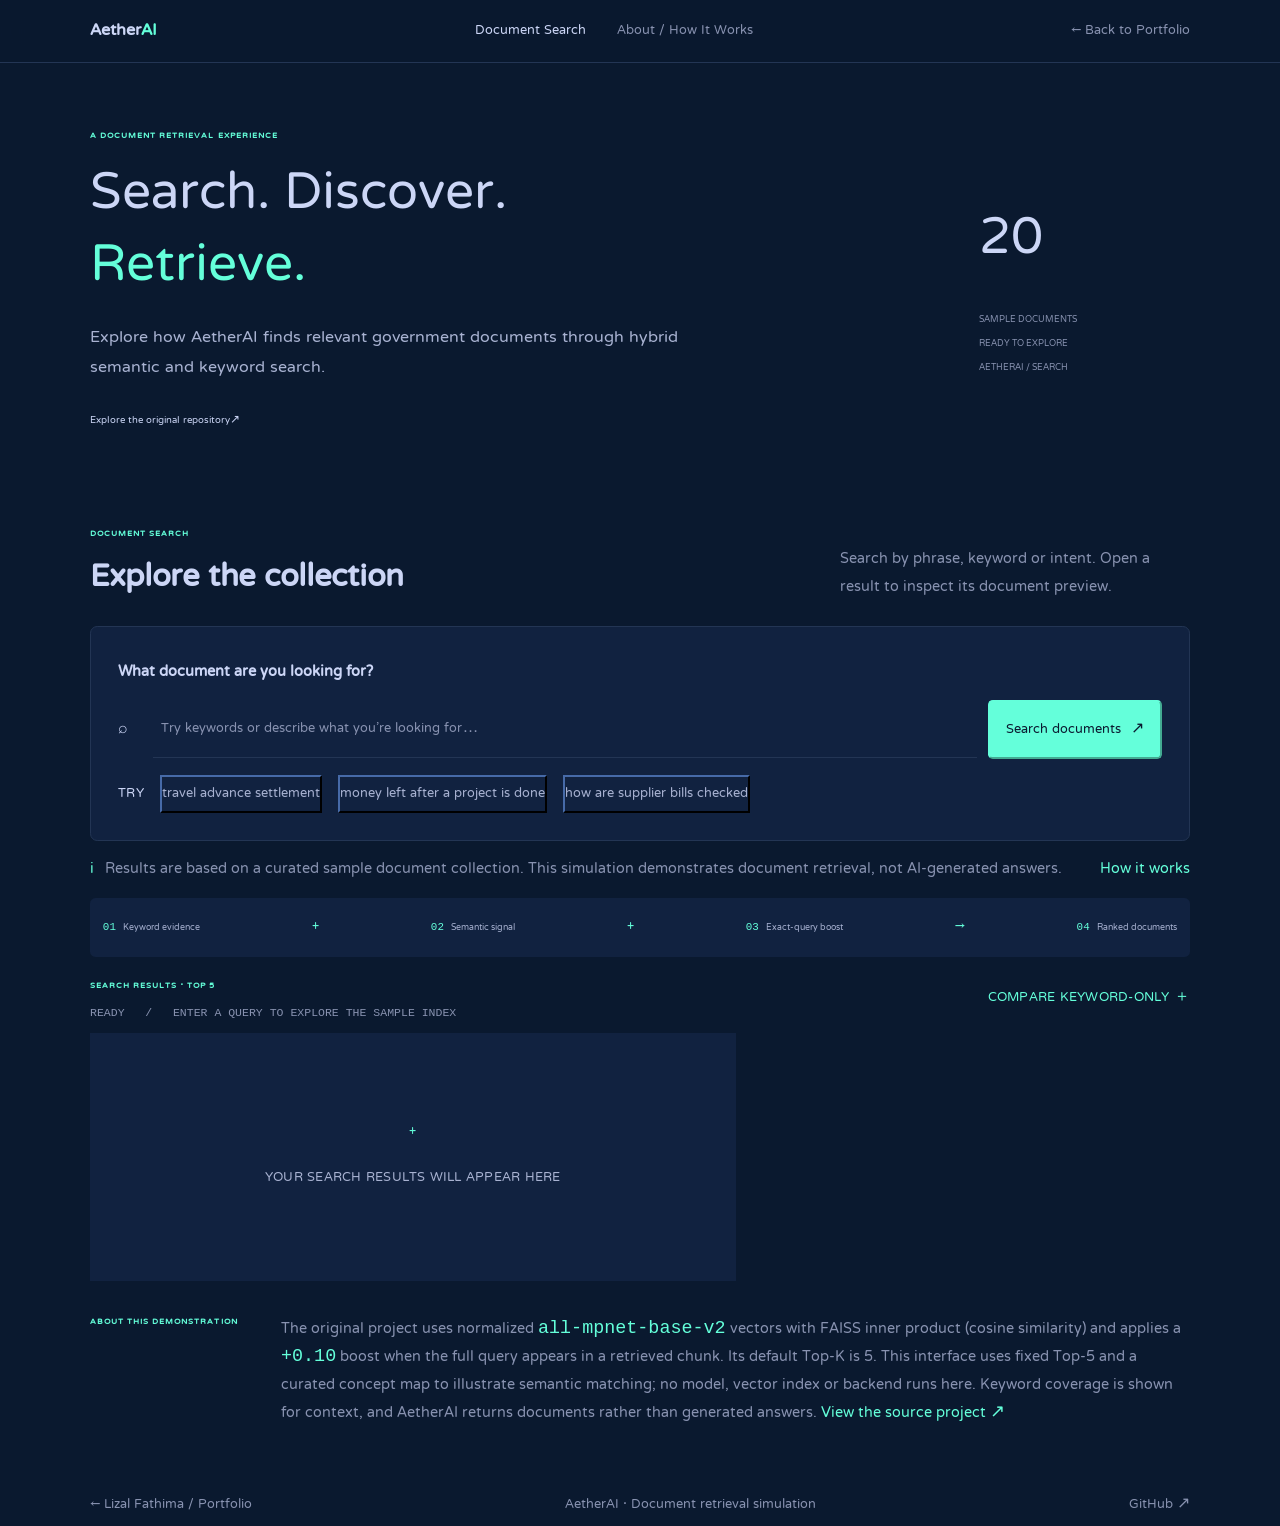
<file: aetherai.html>
<!doctype html>
<html lang="en">
  <head>
    <meta charset="utf-8" />
    <meta name="viewport" content="width=device-width, initial-scale=1" />
    <meta name="theme-color" content="#0a192f" />
    <meta
      name="description"
      content="Explore AetherAI document retrieval with an interactive sample-data simulation."
    />
    <title>AetherAI — Document Retrieval Simulation</title>
    <link rel="preconnect" href="https://fonts.googleapis.com" />
    <link rel="preconnect" href="https://fonts.gstatic.com" crossorigin />
    <link href="https://fonts.googleapis.com/css2?family=NTR&display=swap" rel="stylesheet" />
    <link rel="stylesheet" href="project-theme.css" />
    <script src="aetherai-data.js" defer></script>
    <script src="aetherai.js" defer></script>
  </head>
  <body class="aether-page">
    <a class="skip-link" href="#search-query">Skip to document search</a>

    <header class="app-header">
      <a class="app-brand" href="index.html#things-ive-built" aria-label="AetherAI, back to portfolio">
        <span class="app-brand-mark">Aether<span>AI</span></span>
      </a>
      <nav class="product-nav" aria-label="Project navigation">
        <a class="product-nav-link is-current" href="#search-query">Document Search</a>
        <a class="product-nav-link" href="#about-demo">About / How It Works</a>
      </nav>
      <a class="back-link" href="index.html#things-ive-built"><span aria-hidden="true">←</span> Back to Portfolio</a>
    </header>

    <main id="experience">
      <section class="project-intro app-shell" aria-labelledby="project-title">
        <div class="intro-copy">
          <p class="eyebrow">A DOCUMENT RETRIEVAL EXPERIENCE</p>
          <h1 id="project-title">Search. Discover.<br /><span>Retrieve.</span></h1>
          <p class="project-lede">
            Explore how AetherAI finds relevant government documents through
            hybrid semantic and keyword search.
          </p>
          <a class="text-link" href="https://github.com/lizalfathim-eng/AetherAi" target="_blank" rel="noopener noreferrer">
            <span>Explore the original repository</span><span aria-hidden="true">↗</span>
          </a>
        </div>
        <div class="welcome-index" aria-hidden="true">
          <span class="welcome-index-number">20</span>
          <span class="welcome-index-label">SAMPLE DOCUMENTS<br />READY TO EXPLORE</span>
          <span class="welcome-index-rule"></span>
          <span class="welcome-index-caption">AETHERAI / SEARCH</span>
        </div>
      </section>

      <section class="search-workspace app-shell" aria-labelledby="search-heading">
        <div class="search-intro">
          <div>
            <p class="eyebrow">DOCUMENT SEARCH</p>
            <h2 id="search-heading">Explore the collection</h2>
          </div>
          <p class="search-aside">Search by phrase, keyword or intent. Open a result to inspect its document preview.</p>
        </div>

        <form class="search-form" id="search-form">
          <label class="field-label" for="search-query">What document are you looking for?</label>
          <div class="search-row">
            <span class="search-icon" aria-hidden="true">⌕</span>
            <input
              id="search-query"
              class="text-input"
              type="search"
              autocomplete="off"
              placeholder="Try keywords or describe what you’re looking for…"
              required
            />
            <button class="button button-primary" type="submit">
              <span>Search documents</span><span aria-hidden="true">↗</span>
            </button>
          </div>
          <div class="query-hints" aria-label="Example searches">
            <span class="hint-label mono">TRY</span>
            <button type="button" data-query="travel advance settlement">travel advance settlement</button>
            <button type="button" data-query="money left after a project is done">money left after a project is done</button>
            <button type="button" data-query="how are supplier bills checked">how are supplier bills checked</button>
          </div>
        </form>

        <div class="simulation-note" id="about-demo">
          <span class="info-icon" aria-hidden="true">i</span>
          <p>Results are based on a curated sample document collection. This simulation demonstrates document retrieval, not AI-generated answers.</p>
          <a class="about-link" href="#ranking-note">How it works</a>
        </div>

        <div class="retrieval-method" aria-label="Hybrid ranking stages">
          <div><span class="method-index mono">01</span><span>Keyword evidence</span></div>
          <span class="method-join" aria-hidden="true">+</span>
          <div><span class="method-index mono">02</span><span>Semantic signal</span></div>
          <span class="method-join" aria-hidden="true">+</span>
          <div><span class="method-index mono">03</span><span>Exact-query boost</span></div>
          <span class="method-arrow" aria-hidden="true">→</span>
          <div><span class="method-index mono">04</span><span>Ranked documents</span></div>
        </div>

        <div class="results-toolbar">
          <div>
            <p class="eyebrow">SEARCH RESULTS <span class="result-count-label">· TOP 5</span></p>
            <p id="search-status" class="search-status" role="status" aria-live="polite">
              READY &nbsp; / &nbsp; ENTER A QUERY TO EXPLORE THE SAMPLE INDEX
            </p>
          </div>
          <button class="compare-toggle mono" type="button" id="compare-toggle" aria-expanded="false" aria-controls="comparison-panel" disabled>
            COMPARE KEYWORD-ONLY <span aria-hidden="true">＋</span>
          </button>
        </div>

        <div class="search-results" id="search-results">
          <div class="results-empty" id="results-empty">
            <span class="empty-cross" aria-hidden="true">+</span>
            <p class="mono">YOUR SEARCH RESULTS WILL APPEAR HERE</p>
          </div>
        </div>

        <section class="comparison-panel" id="comparison-panel" hidden aria-labelledby="comparison-heading">
          <div class="comparison-heading">
            <div>
              <p class="eyebrow mono"><span>RANKING STUDY</span> &nbsp; ILLUSTRATIVE COMPARISON</p>
              <h3 id="comparison-heading">Same query. Different retrieval.</h3>
            </div>
            <p>Predefined demo ranking logic only. Neither column runs an AI model.</p>
          </div>
          <div class="comparison-columns">
            <section class="comparison-column">
              <div class="comparison-column-heading">
                <span class="mono">KEYWORD-ONLY</span><span class="mono">LITERAL OVERLAP</span>
              </div>
              <p class="comparison-method">Ranks documents by matching query terms.</p>
              <div id="keyword-results" class="comparison-results"></div>
            </section>
            <section class="comparison-column hybrid-column">
              <div class="comparison-column-heading">
                <span class="mono">HYBRID SIMULATION</span><span class="mono">CONCEPT + BOOST</span>
              </div>
              <p class="comparison-method">Concept-map signal with the illustrative exact-phrase boost.</p>
              <div id="hybrid-results" class="comparison-results"></div>
            </section>
          </div>
        </section>

        <div class="ranking-note" id="ranking-note">
          <p class="eyebrow">ABOUT THIS DEMONSTRATION</p>
          <p>
            The original project uses normalized <code>all-mpnet-base-v2</code>
            vectors with FAISS inner product (cosine similarity) and applies
            a <code>+0.10</code> boost when the full query appears in a retrieved
            chunk. Its default Top-K is 5. This interface uses fixed Top-5 and
            a curated concept map to illustrate semantic matching; no model,
            vector index or backend runs here. Keyword coverage is shown for
            context, and AetherAI returns documents rather than generated answers.
            <a href="https://github.com/lizalfathim-eng/AetherAi" target="_blank" rel="noopener noreferrer">View the source project ↗</a>
          </p>
        </div>
      </section>

      <section class="preview-section app-shell" id="document-preview" hidden aria-labelledby="preview-title">
        <div class="preview-header">
          <div>
            <p class="eyebrow mono"><span>DOCUMENT RECORD</span> &nbsp; SAMPLE PREVIEW</p>
            <h2 id="preview-title">Document preview</h2>
          </div>
          <button type="button" class="preview-back mono" id="preview-back">← BACK TO RESULTS</button>
        </div>
        <article class="preview-content" id="preview-content"></article>
        <p class="preview-disclaimer mono">FICTIONAL SAMPLE CONTENT &nbsp; / &nbsp; NOT AN OFFICIAL GOVERNMENT RECORD</p>
      </section>
    </main>

    <footer class="app-footer app-shell">
      <a href="index.html#things-ive-built">← Lizal Fathima / Portfolio</a>
      <span>AetherAI · Document retrieval simulation</span>
      <a href="https://github.com/lizalfathim-eng/AetherAi" target="_blank" rel="noopener noreferrer">GitHub ↗</a>
    </footer>
  </body>
</html>
</file>
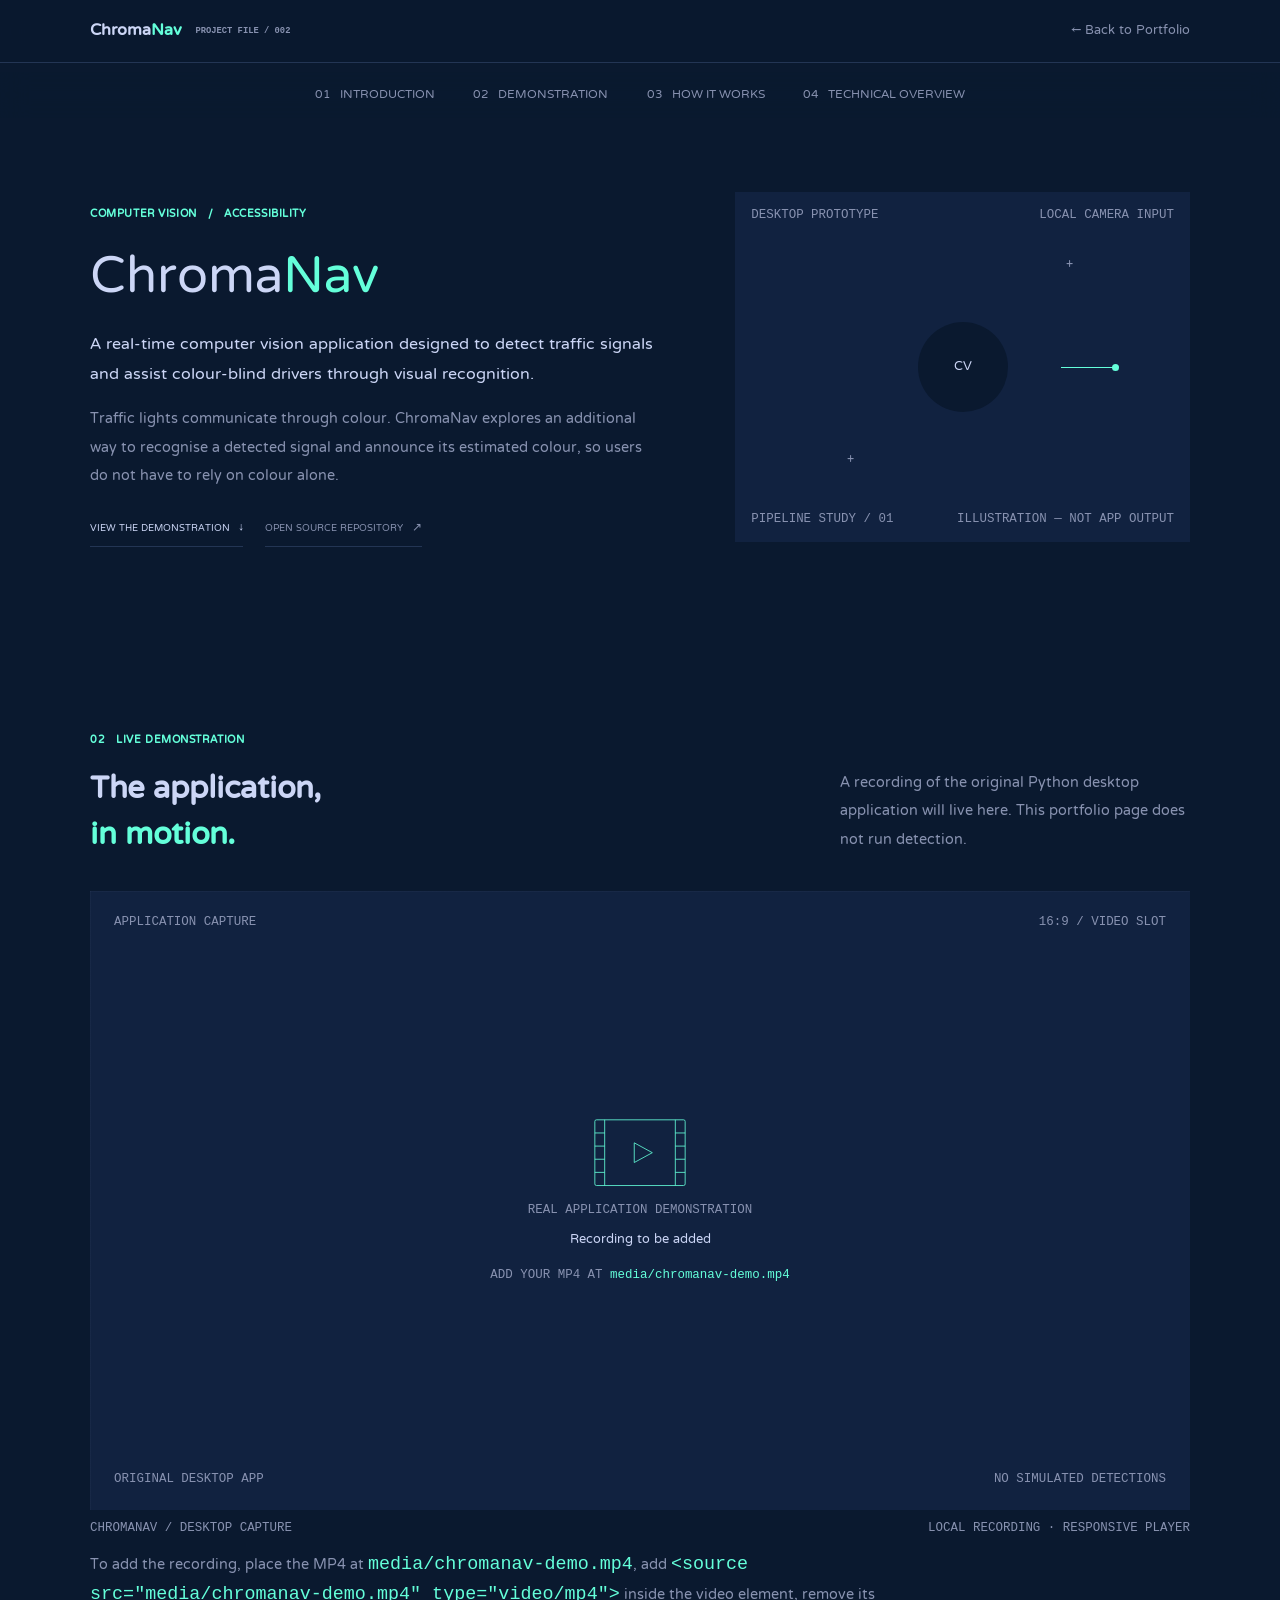
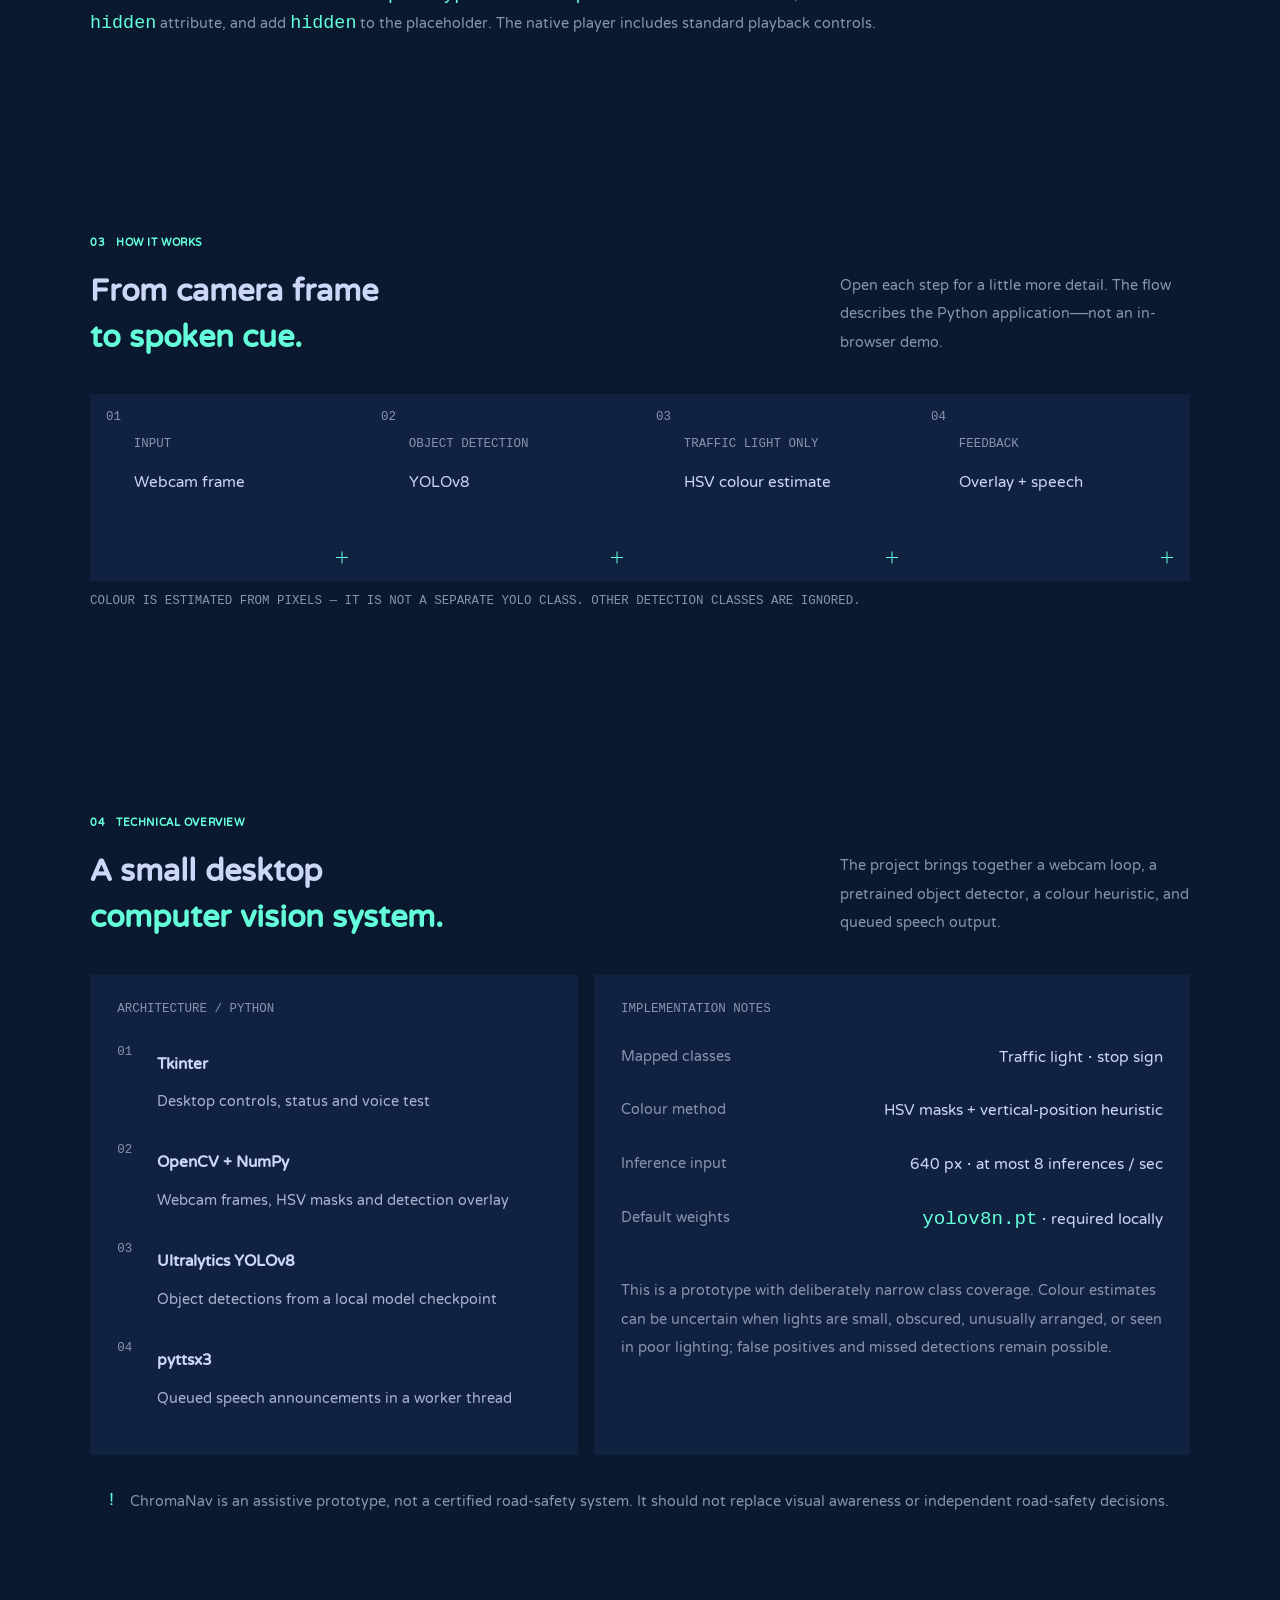
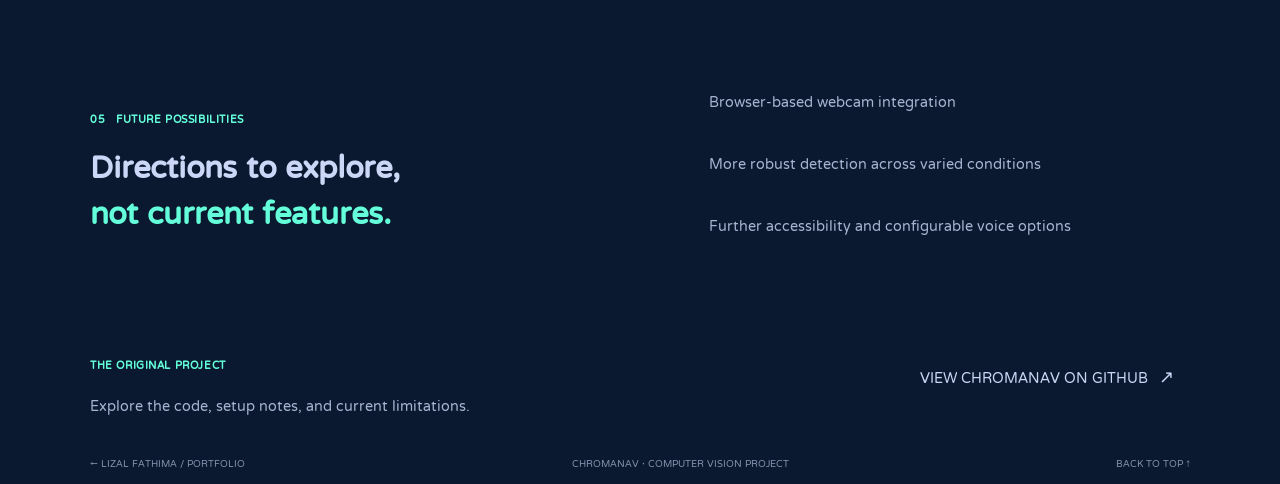
<file: chromanav.html>
<!doctype html>
<html lang="en">
  <head>
    <meta charset="utf-8" />
    <meta name="viewport" content="width=device-width, initial-scale=1" />
    <meta name="theme-color" content="#0a192f" />
    <meta
      name="description"
      content="Explore ChromaNav, a desktop computer vision prototype for traffic signal recognition and spoken announcements."
    />
    <title>ChromaNav — Computer Vision Project</title>
    <link rel="preconnect" href="https://fonts.googleapis.com" />
    <link rel="preconnect" href="https://fonts.gstatic.com" crossorigin />
    <link href="https://fonts.googleapis.com/css2?family=NTR&display=swap" rel="stylesheet" />
    <link rel="stylesheet" href="project-theme.css" />
  </head>
  <body class="chroma-page">
    <a class="skip-link" href="#introduction">Skip to project introduction</a>

    <header class="chroma-header">
      <a class="chroma-brand" href="index.html#things-ive-built" aria-label="ChromaNav, back to portfolio">
        <span>Chroma<span class="brand-light">Nav</span></span>
        <span class="brand-label mono">PROJECT FILE / 002</span>
      </a>
      <a class="back-link" href="index.html#things-ive-built"><span aria-hidden="true">←</span> Back to Portfolio</a>
    </header>

    <nav class="section-nav mono" aria-label="Project sections">
      <a href="#introduction">01 &nbsp; INTRODUCTION</a>
      <a href="#demonstration">02 &nbsp; DEMONSTRATION</a>
      <a href="#how-it-works">03 &nbsp; HOW IT WORKS</a>
      <a href="#technical-overview">04 &nbsp; TECHNICAL OVERVIEW</a>
    </nav>

    <main>
      <section class="project-hero page-shell" id="introduction" aria-labelledby="project-title">
        <div class="hero-copy">
          <p class="eyebrow mono"><span>COMPUTER VISION</span> &nbsp; / &nbsp; ACCESSIBILITY</p>
          <h1 id="project-title">Chroma<span>Nav</span></h1>
          <p class="hero-lede">
            A real-time computer vision application designed to detect traffic
            signals and assist colour-blind drivers through visual recognition.
          </p>
          <p class="hero-context">
            Traffic lights communicate through colour. ChromaNav explores an
            additional way to recognise a detected signal and announce its
            estimated colour, so users do not have to rely on colour alone.
          </p>
          <div class="hero-actions">
            <a class="text-link mono" href="#demonstration">VIEW THE DEMONSTRATION <span aria-hidden="true">↓</span></a>
            <a
              class="text-link mono text-link-secondary"
              href="https://github.com/lizalfathim-eng/Chromanav"
              target="_blank"
              rel="noopener noreferrer"
            >OPEN SOURCE REPOSITORY <span aria-hidden="true">↗</span></a>
          </div>
        </div>
        <div class="hero-visual" aria-label="A schematic illustration of a computer vision pipeline, not application footage">
          <div class="visual-topline mono"><span>DESKTOP PROTOTYPE</span><span>LOCAL CAMERA INPUT</span></div>
          <div class="visual-schematic" aria-hidden="true">
            <span class="schematic-frame"></span>
            <span class="schematic-cross cross-a">+</span>
            <span class="schematic-cross cross-b">+</span>
            <span class="schematic-node">CV</span>
            <span class="schematic-link"></span>
            <span class="schematic-endpoint"></span>
          </div>
          <div class="visual-caption mono"><span>PIPELINE STUDY / 01</span><span>ILLUSTRATION — NOT APP OUTPUT</span></div>
        </div>
      </section>

      <section class="demo-section page-shell" id="demonstration" aria-labelledby="demo-title">
        <div class="section-heading">
          <div>
            <p class="eyebrow mono"><span>02</span> &nbsp; LIVE DEMONSTRATION</p>
            <h2 id="demo-title">The application,<br /><span>in motion.</span></h2>
          </div>
          <p class="section-aside">
            A recording of the original Python desktop application will live
            here. This portfolio page does not run detection.
          </p>
        </div>

        <figure class="demo-figure">
          <div class="demo-stage">
            <div class="demo-placeholder">
              <div class="placeholder-topline mono"><span>APPLICATION CAPTURE</span><span>16:9 / VIDEO SLOT</span></div>
              <div class="placeholder-content">
                <svg class="film-mark" viewBox="0 0 112 82" role="img" aria-labelledby="film-title">
                  <title id="film-title">Video recording placeholder</title>
                  <rect x="1" y="1" width="110" height="80" rx="2" fill="none" stroke="currentColor" />
                  <path d="M13 1v80M99 1v80M1 17h12m-12 16h12m-12 16h12m-12 16h12m86-48h12m-12 16h12m-12 16h12m-12 16h12" fill="none" stroke="currentColor" />
                  <path d="m49 29 22 12-22 12z" fill="none" stroke="currentColor" stroke-linejoin="round" />
                </svg>
                <p class="placeholder-label mono">REAL APPLICATION DEMONSTRATION</p>
                <p class="placeholder-title">Recording to be added</p>
                <p class="placeholder-path mono">ADD YOUR MP4 AT <code>media/chromanav-demo.mp4</code></p>
              </div>
              <div class="placeholder-bottomline mono"><span>ORIGINAL DESKTOP APP</span><span>NO SIMULATED DETECTIONS</span></div>
            </div>
            <video class="demo-video" controls playsinline preload="metadata" hidden aria-label="ChromaNav desktop application demonstration"></video>
          </div>
          <figcaption class="demo-caption mono">
            <span>CHROMANAV / DESKTOP CAPTURE</span>
            <span>LOCAL RECORDING · RESPONSIVE PLAYER</span>
          </figcaption>
        </figure>
        <p class="demo-note">
          To add the recording, place the MP4 at
          <code>media/chromanav-demo.mp4</code>, add
          <code>&lt;source src="media/chromanav-demo.mp4" type="video/mp4"&gt;</code>
          inside the video element, remove its <code>hidden</code> attribute,
          and add <code>hidden</code> to the placeholder. The native player
          includes standard playback controls.
        </p>
      </section>

      <section class="process-section page-shell" id="how-it-works" aria-labelledby="process-title">
        <div class="section-heading">
          <div>
            <p class="eyebrow mono"><span>03</span> &nbsp; HOW IT WORKS</p>
            <h2 id="process-title">From camera frame<br /><span>to spoken cue.</span></h2>
          </div>
          <p class="section-aside">
            Open each step for a little more detail. The flow describes the
            Python application—not an in-browser demo.
          </p>
        </div>

        <div class="pipeline" aria-label="ChromaNav detection pipeline">
          <details class="pipeline-step">
            <summary>
              <span class="step-index mono">01</span>
              <span class="step-copy"><span class="step-kind mono">INPUT</span><span class="step-title">Webcam frame</span></span>
              <span class="step-toggle" aria-hidden="true"></span>
            </summary>
            <p>Starting detection opens the default webcam through OpenCV and reads frames from camera device 0.</p>
          </details>
          <details class="pipeline-step">
            <summary>
              <span class="step-index mono">02</span>
              <span class="step-copy"><span class="step-kind mono">OBJECT DETECTION</span><span class="step-title">YOLOv8</span></span>
              <span class="step-toggle" aria-hidden="true"></span>
            </summary>
            <p>The Ultralytics YOLO model looks for supported objects. The app maps only traffic lights and stop signs, using a 0.50 confidence threshold.</p>
          </details>
          <details class="pipeline-step">
            <summary>
              <span class="step-index mono">03</span>
              <span class="step-copy"><span class="step-kind mono">TRAFFIC LIGHT ONLY</span><span class="step-title">HSV colour estimate</span></span>
              <span class="step-toggle" aria-hidden="true"></span>
            </summary>
            <p>For a detected traffic light, OpenCV checks HSV colour masks within the cropped box and uses the expected top-to-bottom signal positions as a heuristic. If it is unsure, the label stays “Traffic Light.”</p>
          </details>
          <details class="pipeline-step">
            <summary>
              <span class="step-index mono">04</span>
              <span class="step-copy"><span class="step-kind mono">FEEDBACK</span><span class="step-title">Overlay + speech</span></span>
              <span class="step-toggle" aria-hidden="true"></span>
            </summary>
            <p>OpenCV draws a box and label in its video window. A separate pyttsx3 worker speaks queued labels, including estimated light colours or “Stop.”</p>
          </details>
        </div>
        <p class="pipeline-footnote mono">
          COLOUR IS ESTIMATED FROM PIXELS — IT IS NOT A SEPARATE YOLO CLASS.
          OTHER DETECTION CLASSES ARE IGNORED.
        </p>
      </section>

      <section class="technical-section page-shell" id="technical-overview" aria-labelledby="technical-title">
        <div class="section-heading">
          <div>
            <p class="eyebrow mono"><span>04</span> &nbsp; TECHNICAL OVERVIEW</p>
            <h2 id="technical-title">A small desktop<br /><span>computer vision system.</span></h2>
          </div>
          <p class="section-aside">
            The project brings together a webcam loop, a pretrained object
            detector, a colour heuristic, and queued speech output.
          </p>
        </div>

        <div class="technical-grid">
          <div class="architecture-panel">
            <p class="panel-label mono">ARCHITECTURE / PYTHON</p>
            <ol class="architecture-list">
              <li><span class="architecture-number mono">01</span><span><strong>Tkinter</strong><small>Desktop controls, status and voice test</small></span></li>
              <li><span class="architecture-number mono">02</span><span><strong>OpenCV + NumPy</strong><small>Webcam frames, HSV masks and detection overlay</small></span></li>
              <li><span class="architecture-number mono">03</span><span><strong>Ultralytics YOLOv8</strong><small>Object detections from a local model checkpoint</small></span></li>
              <li><span class="architecture-number mono">04</span><span><strong>pyttsx3</strong><small>Queued speech announcements in a worker thread</small></span></li>
            </ol>
          </div>
          <div class="implementation-panel">
            <p class="panel-label mono">IMPLEMENTATION NOTES</p>
            <div class="spec-row"><span>Mapped classes</span><span>Traffic light · stop sign</span></div>
            <div class="spec-row"><span>Colour method</span><span>HSV masks + vertical-position heuristic</span></div>
            <div class="spec-row"><span>Inference input</span><span>640 px · at most 8 inferences / sec</span></div>
            <div class="spec-row"><span>Default weights</span><span><code>yolov8n.pt</code> · required locally</span></div>
            <p class="challenge-note">
              This is a prototype with deliberately narrow class coverage.
              Colour estimates can be uncertain when lights are small,
              obscured, unusually arranged, or seen in poor lighting; false
              positives and missed detections remain possible.
            </p>
          </div>
        </div>
        <div class="safety-note">
          <span class="safety-mark mono" aria-hidden="true">!</span>
          <p>ChromaNav is an assistive prototype, not a certified road-safety system. It should not replace visual awareness or independent road-safety decisions.</p>
        </div>
      </section>

      <section class="future-section page-shell" aria-labelledby="future-title">
        <div>
          <p class="eyebrow mono"><span>05</span> &nbsp; FUTURE POSSIBILITIES</p>
          <h2 id="future-title">Directions to explore,<br /><span>not current features.</span></h2>
        </div>
        <ul class="future-list">
          <li>Browser-based webcam integration</li>
          <li>More robust detection across varied conditions</li>
          <li>Further accessibility and configurable voice options</li>
        </ul>
      </section>

      <section class="source-section page-shell" aria-label="Source repository">
        <div>
          <p class="eyebrow mono">THE ORIGINAL PROJECT</p>
          <p>Explore the code, setup notes, and current limitations.</p>
        </div>
        <a
          class="source-link mono"
          href="https://github.com/lizalfathim-eng/Chromanav"
          target="_blank"
          rel="noopener noreferrer"
        >VIEW CHROMANAV ON GITHUB <span aria-hidden="true">↗</span></a>
      </section>
    </main>

    <footer class="chroma-footer page-shell mono">
      <a href="index.html#things-ive-built">← LIZAL FATHIMA / PORTFOLIO</a>
      <span>CHROMANAV · COMPUTER VISION PROJECT</span>
      <a href="#introduction">BACK TO TOP ↑</a>
    </footer>
  </body>
</html>
</file>
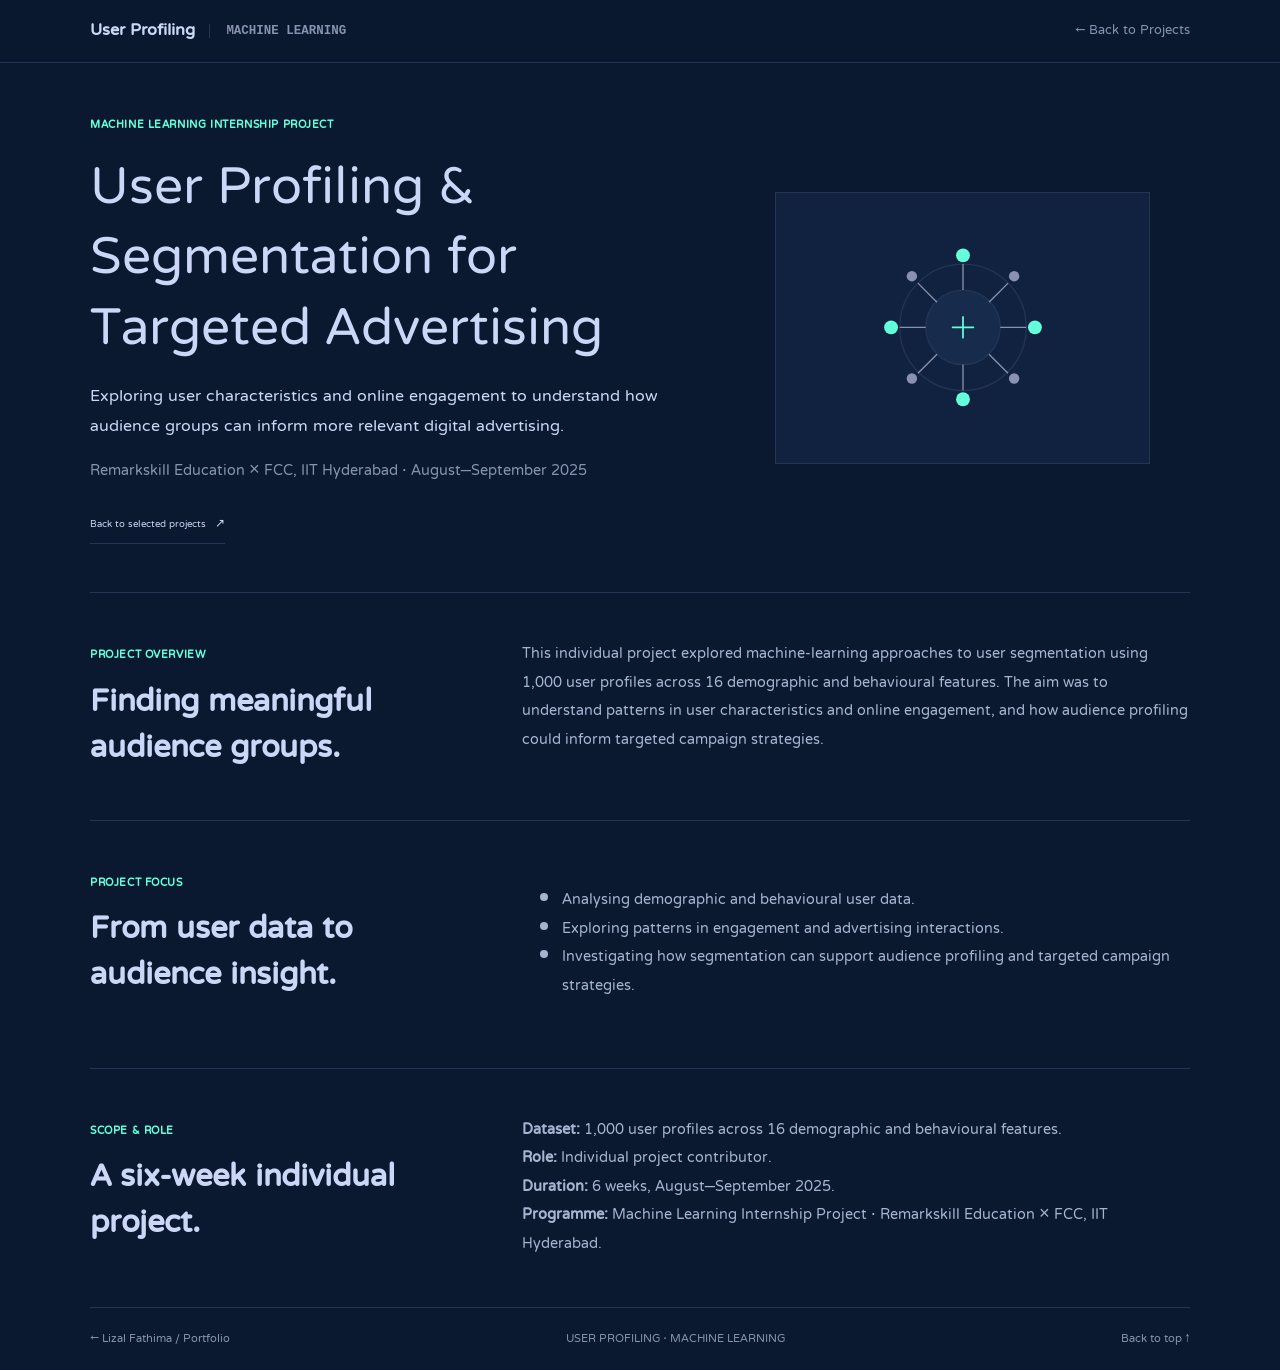
<file: generative-ai-internship.html>
<!doctype html>
<html lang="en">
  <head>
    <meta charset="utf-8" />
    <meta name="viewport" content="width=device-width, initial-scale=1" />
    <meta name="theme-color" content="#0a192f" />
    <meta
      name="description"
      content="User Profiling & Segmentation for Targeted Advertising — a machine-learning internship project by Lizal Fathima."
    />
    <title>User Profiling &amp; Segmentation — Lizal Fathima</title>
    <link rel="preconnect" href="https://fonts.googleapis.com" />
    <link rel="preconnect" href="https://fonts.gstatic.com" crossorigin />
    <link href="https://fonts.googleapis.com/css2?family=NTR&display=swap" rel="stylesheet" />
    <link rel="stylesheet" href="project-theme.css" />
  </head>
  <body class="project-page internship-page">
    <a class="skip-link" href="#project-introduction">Skip to project details</a>

    <header class="chroma-header">
      <a class="chroma-brand" href="index.html#things-ive-built" aria-label="Portfolio projects">
        <span>User Profiling</span>
        <span class="brand-label mono">MACHINE LEARNING</span>
      </a>
      <a class="back-link" href="index.html#things-ive-built"><span aria-hidden="true">←</span> Back to Projects</a>
    </header>

    <main>
      <section class="project-hero page-shell" id="project-introduction" aria-labelledby="project-title">
        <div class="hero-copy">
          <p class="eyebrow">MACHINE LEARNING INTERNSHIP PROJECT</p>
          <h1 id="project-title">User Profiling &amp; Segmentation for Targeted Advertising</h1>
          <p class="hero-lede">
            Exploring user characteristics and online engagement to understand how audience groups can inform more relevant digital advertising.
          </p>
          <p class="hero-context">
            Remarkskill Education × FCC, IIT Hyderabad · August–September 2025
          </p>
          <a class="text-link" href="index.html#things-ive-built">Back to selected projects <span aria-hidden="true">↗</span></a>
        </div>
        <figure class="internship-visual" aria-label="Abstract illustration representing connected user characteristics">
          <svg viewBox="0 0 300 220" role="img" aria-labelledby="internship-visual-title">
            <title id="internship-visual-title">An abstract network representing user characteristics</title>
            <circle cx="150" cy="110" r="73" fill="none" stroke="#233554" stroke-width="1.5" />
            <circle cx="150" cy="110" r="43" fill="#172b4d" stroke="#233554" stroke-width="1.5" />
            <path d="M150 37v30m0 86v30M77 110h30m86 0h30m-125-51 22 22m60 60 22 22m0-104-22 22m-60 60-22 22" fill="none" stroke="#8892b0" stroke-width="1.5" />
            <circle cx="150" cy="27" r="8" fill="#64ffda" />
            <circle cx="150" cy="193" r="8" fill="#64ffda" />
            <circle cx="67" cy="110" r="8" fill="#64ffda" />
            <circle cx="233" cy="110" r="8" fill="#64ffda" />
            <circle cx="91" cy="51" r="6" fill="#8892b0" />
            <circle cx="209" cy="169" r="6" fill="#8892b0" />
            <circle cx="209" cy="51" r="6" fill="#8892b0" />
            <circle cx="91" cy="169" r="6" fill="#8892b0" />
            <path d="M138 110h24m-12-12v24" stroke="#64ffda" stroke-width="2" stroke-linecap="round" />
          </svg>
        </figure>
      </section>

      <section class="content-section page-shell" aria-labelledby="details-title">
        <div class="section-heading">
          <p class="eyebrow">PROJECT OVERVIEW</p>
          <h2 id="details-title">Finding meaningful audience groups.</h2>
        </div>
        <div class="section-body">
          <p>
            This individual project explored machine-learning approaches to user segmentation using 1,000 user profiles across 16 demographic and behavioural features. The aim was to understand patterns in user characteristics and online engagement, and how audience profiling could inform targeted campaign strategies.
          </p>
        </div>
      </section>

      <section class="content-section page-shell" aria-labelledby="focus-title">
        <div class="section-heading">
          <p class="eyebrow">PROJECT FOCUS</p>
          <h2 id="focus-title">From user data to audience insight.</h2>
        </div>
        <div class="section-body">
          <ul>
            <li>Analysing demographic and behavioural user data.</li>
            <li>Exploring patterns in engagement and advertising interactions.</li>
            <li>Investigating how segmentation can support audience profiling and targeted campaign strategies.</li>
          </ul>
        </div>
      </section>

      <section class="content-section page-shell" aria-labelledby="scope-title">
        <div class="section-heading">
          <p class="eyebrow">SCOPE &amp; ROLE</p>
          <h2 id="scope-title">A six-week individual project.</h2>
        </div>
        <div class="section-body">
          <p><strong>Dataset:</strong> 1,000 user profiles across 16 demographic and behavioural features.</p>
          <p><strong>Role:</strong> Individual project contributor.</p>
          <p><strong>Duration:</strong> 6 weeks, August–September 2025.</p>
          <p><strong>Programme:</strong> Machine Learning Internship Project · Remarkskill Education × FCC, IIT Hyderabad.</p>
        </div>
      </section>
    </main>

    <footer class="chroma-footer page-shell">
      <a href="index.html#things-ive-built">← Lizal Fathima / Portfolio</a>
      <span>USER PROFILING · MACHINE LEARNING</span>
      <a href="#project-introduction">Back to top ↑</a>
    </footer>
  </body>
</html>
</file>
<file: project-theme.css>
:root {
  color-scheme: dark;
  --project-paper: #0a192f;
  --project-surface: #112240;
  --project-ink: #ccd6f6;
  --project-soft: #a8b2d1;
  --project-muted: #8892b0;
  --project-line: #233554;
  --project-accent: #64ffda;
  --project-sans: "NTR", "Segoe UI", Arial, sans-serif;
  --project-mono: "Courier New", monospace;
}

html {
  scroll-behavior: smooth;
  scroll-padding-top: 5rem;
  background: var(--project-paper);
}

body.aether-page,
body.chroma-page {
  margin: 0;
  color: var(--project-ink);
  background: var(--project-paper);
  font-family: var(--project-sans);
  -webkit-font-smoothing: antialiased;
}

.aether-page a,
.chroma-page a {
  text-decoration: none;
}

.aether-page button,
.aether-page input {
  color: inherit;
  font: inherit;
}

.aether-page [hidden],
.chroma-page [hidden] {
  display: none !important;
}

.aether-page::before,
.chroma-page::before {
  display: none;
}

.aether-page a,
.chroma-page a {
  color: inherit;
}

.aether-page .mono,
.aether-page .app-brand-label,
.chroma-page .mono,
.chroma-page .brand-label {
  font-family: var(--project-mono);
}

.aether-page .mono {
  font-family: var(--project-sans);
  letter-spacing: 0.015em;
}

.aether-page .method-index,
.aether-page .result-meta,
.aether-page .search-status,
.aether-page .score-value,
.aether-page .score-caption,
.aether-page .preview-meta,
.aether-page .preview-disclaimer {
  font-family: var(--project-mono);
}

.aether-page .app-shell,
.chroma-page .page-shell {
  width: min(100% - 3.5rem, 1100px);
  margin-inline: auto;
}

.aether-page .skip-link,
.chroma-page .skip-link {
  position: absolute;
  z-index: 20;
  top: 1rem;
  left: 1rem;
  padding: 0.7rem 1rem;
  transform: translateY(-160%);
  border-radius: 0.3rem;
  background: var(--project-accent);
  color: var(--project-paper) !important;
}

.aether-page .skip-link:focus,
.chroma-page .skip-link:focus {
  transform: translateY(0);
}

.aether-page .app-header {
  display: flex;
  align-items: center;
  justify-content: space-between;
  gap: 1.2rem;
}

.aether-page .app-brand {
  display: inline-flex;
  flex: 0 0 auto;
  align-items: center;
  gap: 0.8rem;
}

.aether-page .product-nav {
  display: flex;
  align-items: center;
}

.aether-page .back-link,
.chroma-page .back-link {
  flex: 0 0 auto;
  white-space: nowrap;
}

.aether-page .project-intro {
  display: grid;
  align-items: center;
}

.aether-page .welcome-index {
  display: flex;
  flex-direction: column;
  align-items: flex-start;
  justify-content: center;
}

.aether-page .search-workspace {
  scroll-margin-top: 5rem;
}

.aether-page .search-intro {
  display: flex;
  align-items: flex-end;
  justify-content: space-between;
  gap: 2rem;
  margin-bottom: 1.5rem;
}

.aether-page .search-intro h2 {
  margin: 0.55rem 0 0;
  font-size: clamp(2rem, 4vw, 3rem);
}

.aether-page .search-aside {
  margin: 0;
}

.aether-page .search-form {
  display: block;
}

.aether-page .field-label {
  display: block;
}

.aether-page .search-row {
  display: grid;
  grid-template-columns: 24px minmax(0, 1fr) auto;
  align-items: center;
  gap: 0.7rem;
  margin-top: 0.6rem;
}

.aether-page .text-input {
  width: 100%;
  min-width: 0;
  min-height: 48px;
  padding: 0.7rem 0.5rem;
  border: 0;
  border-bottom: 1px solid var(--project-line);
  border-radius: 0;
  background: transparent;
}

.aether-page .button {
  display: inline-flex;
  min-height: 44px;
  align-items: center;
  justify-content: center;
  gap: 0.6rem;
  padding: 0.65rem 1rem;
  cursor: pointer;
}

.aether-page .query-hints {
  display: flex;
  flex-wrap: wrap;
  align-items: center;
  gap: 0.5rem 1rem;
  margin-top: 1rem;
}

.aether-page .query-hints button {
  padding: 0;
  background: transparent;
  cursor: pointer;
}

.aether-page .simulation-note {
  display: flex;
  align-items: center;
  gap: 0.7rem;
  padding-block: 0.9rem;
}

.aether-page .simulation-note p {
  flex: 1;
  margin: 0;
}

.aether-page .retrieval-method {
  display: flex;
  align-items: center;
  justify-content: space-between;
  gap: 0.65rem;
  padding: 0.8rem;
}

.aether-page .retrieval-method > div {
  display: inline-flex;
  align-items: center;
  gap: 0.45rem;
}

.aether-page .results-toolbar {
  display: flex;
  align-items: center;
  justify-content: space-between;
  gap: 1rem;
  padding-block: 1rem 0.6rem;
}

.aether-page .results-toolbar .eyebrow {
  margin: 0;
}

.aether-page .search-status {
  margin: 0.4rem 0 0;
  font-size: 0.72rem;
  line-height: 1.55;
}

.aether-page .compare-toggle,
.aether-page .preview-back {
  padding: 0.5rem 0;
  border: 0;
  background: transparent;
  cursor: pointer;
}

.aether-page .search-results {
  display: grid;
  grid-template-columns: minmax(0, 1.2fr) minmax(220px, 0.8fr);
  align-items: start;
  gap: 1.2rem;
}

.aether-page .result-list {
  border-top: 1px solid var(--project-line);
}

.aether-page .result-row {
  display: grid;
  grid-template-columns: 32px minmax(0, 1fr) 58px;
  align-items: start;
  gap: 0.7rem;
  padding: 0.9rem 0;
  border-bottom: 1px solid var(--project-line);
}

.aether-page .result-main {
  min-width: 0;
}

.aether-page .result-open {
  display: block;
  padding: 0;
  border: 0;
  background: transparent;
  cursor: pointer;
  text-align: left;
}

.aether-page .result-meta,
.aether-page .preview-meta {
  display: flex;
  flex-wrap: wrap;
  gap: 0.35rem 0.7rem;
  margin-top: 0.35rem;
}

.aether-page .result-score {
  display: grid;
  justify-items: end;
  gap: 0.2rem;
}

.aether-page .result-detail {
  grid-column: 2 / -1;
}

.aether-page .result-detail summary {
  cursor: pointer;
  font-size: 0.72rem;
}

.aether-page .result-breakdown {
  display: grid;
  gap: 0.55rem;
  padding-top: 0.7rem;
}

.aether-page .score-row {
  display: grid;
  grid-template-columns: 125px minmax(40px, 1fr) 45px;
  align-items: center;
  gap: 0.55rem;
}

.aether-page .score-track {
  display: block;
  height: 3px;
}

.aether-page .score-track > span {
  display: block;
  height: 100%;
}

.aether-page .contribution-note {
  margin: 0;
  line-height: 1.6;
}

.aether-page .preview-placeholder,
.aether-page .results-empty {
  display: grid;
  min-height: 210px;
  align-content: center;
  justify-items: center;
  gap: 0.45rem;
  padding: 1.2rem;
  text-align: center;
}

.aether-page .preview-placeholder p,
.aether-page .results-empty p {
  margin: 0.25rem 0;
}

.aether-page .inline-compare {
  padding: 0.4rem 0;
  border: 0;
  border-bottom: 1px solid var(--project-line);
  background: transparent;
  cursor: pointer;
}

.aether-page .comparison-panel {
  margin-top: 1.1rem;
  padding: 1.2rem;
}

.aether-page .comparison-heading {
  display: flex;
  align-items: flex-end;
  justify-content: space-between;
  gap: 1.5rem;
  margin-bottom: 1rem;
}

.aether-page .comparison-heading h3 {
  margin: 0.5rem 0 0;
  color: var(--project-ink);
  font-size: 1.6rem;
  font-weight: 500;
}

.aether-page .comparison-columns {
  display: grid;
  grid-template-columns: 1fr 1fr;
}

.aether-page .comparison-column {
  min-width: 0;
  padding: 0.9rem;
}

.aether-page .comparison-column-heading {
  display: flex;
  flex-wrap: wrap;
  justify-content: space-between;
  gap: 0.5rem;
}

.aether-page .comparison-item {
  display: grid;
  grid-template-columns: 24px minmax(0, 1fr) 45px;
  gap: 0.5rem;
  padding: 0.65rem 0;
  border-bottom: 1px solid var(--project-line);
}

.aether-page .comparison-open {
  padding: 0;
  border: 0;
  background: transparent;
  cursor: pointer;
  text-align: left;
}

.aether-page .comparison-item-main > span {
  display: block;
  margin-top: 0.25rem;
}

.aether-page .ranking-note {
  display: grid;
  grid-template-columns: 175px minmax(0, 1fr);
  gap: 1rem;
  margin-top: 1.2rem;
  padding-top: 0.9rem;
}

.aether-page .ranking-note p {
  margin-block: 0;
}

.aether-page .preview-section {
  padding-block: 1.5rem 3.5rem;
}

.aether-page .preview-header {
  display: flex;
  align-items: center;
  justify-content: space-between;
  gap: 1rem;
  margin-bottom: 1rem;
}

.aether-page .preview-content {
  padding: clamp(1.2rem, 3vw, 2rem);
}

.aether-page .preview-content h3 {
  margin: 0;
}

.aether-page .preview-text {
  max-width: 780px;
  margin: 1.8rem 0 0;
  line-height: 1.9;
}

.aether-page .preview-disclaimer {
  margin-top: 0.8rem;
  font-size: 0.65rem;
}

.aether-page .app-footer,
.chroma-page .chroma-footer {
  display: flex;
  align-items: center;
  justify-content: space-between;
  gap: 1rem;
}

.chroma-page .chroma-header {
  display: flex;
  align-items: center;
  justify-content: space-between;
  gap: 1rem;
}

.chroma-page .chroma-brand {
  display: inline-flex;
  align-items: center;
  gap: 0.9rem;
}

.chroma-page .section-nav {
  display: flex;
  align-items: center;
  justify-content: center;
  gap: clamp(1rem, 3vw, 2.5rem);
  overflow-x: auto;
  padding-inline: 1rem;
  scrollbar-width: none;
  white-space: nowrap;
}

.chroma-page .section-nav::-webkit-scrollbar {
  display: none;
}

.chroma-page .project-hero {
  display: grid;
  align-items: center;
  gap: clamp(2rem, 6vw, 5rem);
}

.chroma-page .project-hero h1 {
  margin: 1rem 0;
}

.chroma-page .hero-lede,
.chroma-page .hero-context {
  max-width: 570px;
  margin: 0;
  line-height: 1.7;
}

.chroma-page .hero-context {
  margin-top: 1rem;
}

.chroma-page .hero-actions {
  display: flex;
  flex-wrap: wrap;
  gap: 1rem 1.4rem;
  margin-top: 1.5rem;
}

.chroma-page .text-link {
  display: inline-flex;
  align-items: center;
  gap: 0.55rem;
  padding-bottom: 0.35rem;
}

.chroma-page .hero-visual {
  display: flex;
  flex-direction: column;
  justify-content: space-between;
  padding: 1rem;
}

.chroma-page .visual-topline,
.chroma-page .visual-caption {
  display: flex;
  justify-content: space-between;
  gap: 1rem;
  font-size: 0.59rem;
}

.chroma-page .visual-schematic {
  position: relative;
  display: grid;
  width: min(74%, 290px);
  aspect-ratio: 1;
  align-self: center;
  place-items: center;
}

.chroma-page .schematic-frame {
  position: absolute;
  inset: 4%;
  border-radius: 50%;
}

.chroma-page .schematic-frame::before,
.chroma-page .schematic-frame::after {
  position: absolute;
  inset: 14%;
  border-radius: 50%;
  content: "";
}

.chroma-page .schematic-frame::after {
  inset: 30%;
}

.chroma-page .schematic-node {
  z-index: 1;
  display: grid;
  width: 31%;
  aspect-ratio: 1;
  place-items: center;
  border-radius: 50%;
}

.chroma-page .schematic-cross {
  position: absolute;
}

.chroma-page .cross-a {
  top: 9%;
  right: 12%;
}

.chroma-page .cross-b {
  bottom: 12%;
  left: 10%;
}

.chroma-page .schematic-link {
  position: absolute;
  top: 50%;
  right: -3%;
  width: 19%;
  height: 1px;
}

.chroma-page .schematic-endpoint {
  position: absolute;
  top: calc(50% - 3px);
  right: -4%;
  width: 7px;
  height: 7px;
  border-radius: 50%;
}

.chroma-page .demo-section,
.chroma-page .process-section,
.chroma-page .technical-section {
  padding-block: clamp(3.5rem, 7vw, 5.5rem);
  scroll-margin-top: 8rem;
}

.chroma-page .section-heading {
  display: flex;
  align-items: flex-end;
  justify-content: space-between;
  gap: 2rem;
  margin-bottom: 2rem;
}

.chroma-page .section-heading h2 {
  margin: 0.75rem 0 0;
  line-height: 1.08;
}

.chroma-page .section-aside {
  max-width: 350px;
  margin: 0 0 0.25rem;
  line-height: 1.7;
}

.chroma-page .demo-figure {
  margin: 0;
}

.chroma-page .demo-stage {
  position: relative;
  overflow: hidden;
  aspect-ratio: 16 / 9;
}

.chroma-page .demo-placeholder {
  position: absolute;
  inset: 0;
  display: flex;
  flex-direction: column;
  justify-content: space-between;
  padding: clamp(0.75rem, 2.3vw, 1.5rem);
}

.chroma-page .placeholder-topline,
.chroma-page .placeholder-bottomline {
  display: flex;
  justify-content: space-between;
  gap: 1rem;
}

.chroma-page .placeholder-content {
  display: flex;
  flex-direction: column;
  align-items: center;
  text-align: center;
}

.chroma-page .film-mark {
  width: clamp(54px, 9vw, 92px);
}

.chroma-page .placeholder-label {
  margin: 1rem 0 0.4rem;
}

.chroma-page .placeholder-title {
  margin: 0;
}

.chroma-page .placeholder-path {
  margin: 0.7rem 0 0;
}

.chroma-page .demo-video {
  display: block;
  width: 100%;
  height: 100%;
  object-fit: contain;
}

.chroma-page .demo-caption {
  display: flex;
  justify-content: space-between;
  gap: 1rem;
  padding-top: 0.7rem;
}

.chroma-page .demo-note {
  max-width: 820px;
  margin: 1rem 0 0;
  line-height: 1.75;
}

.chroma-page .pipeline {
  display: grid;
  grid-template-columns: repeat(4, minmax(0, 1fr));
}

.chroma-page .pipeline-step {
  min-width: 0;
}

.chroma-page .pipeline-step summary {
  position: relative;
  display: flex;
  min-height: 155px;
  align-items: flex-start;
  gap: 0.8rem;
  padding: 1rem;
  cursor: pointer;
  list-style: none;
}

.chroma-page .pipeline-step summary::-webkit-details-marker {
  display: none;
}

.chroma-page .step-copy {
  display: grid;
  gap: 0.7rem;
  padding-top: 1.7rem;
}

.chroma-page .step-toggle {
  position: absolute;
  right: 1rem;
  bottom: 1rem;
  width: 14px;
  height: 14px;
}

.chroma-page .step-toggle::before,
.chroma-page .step-toggle::after {
  position: absolute;
  top: 6px;
  left: 1px;
  width: 12px;
  height: 1px;
  content: "";
}

.chroma-page .step-toggle::after {
  transform: rotate(90deg);
  transition: transform 160ms ease;
}

.chroma-page .pipeline-step[open] .step-toggle::after {
  transform: rotate(0);
}

.chroma-page .pipeline-step > p {
  margin: 0;
  padding: 0 1rem 1rem;
  line-height: 1.7;
}

.chroma-page .technical-grid {
  display: grid;
  grid-template-columns: 0.9fr 1.1fr;
  gap: 1rem;
}

.chroma-page .architecture-panel,
.chroma-page .implementation-panel {
  padding: clamp(1rem, 2.5vw, 1.7rem);
}

.chroma-page .panel-label {
  margin: 0 0 1rem;
}

.chroma-page .architecture-list {
  display: grid;
  margin: 0;
  padding: 0;
  list-style: none;
}

.chroma-page .architecture-list li {
  display: grid;
  grid-template-columns: 30px 1fr;
  gap: 0.6rem;
  padding: 0.8rem 0;
}

.chroma-page .architecture-list strong,
.chroma-page .architecture-list small {
  display: block;
}

.chroma-page .architecture-list small {
  margin-top: 0.3rem;
  line-height: 1.6;
}

.chroma-page .spec-row {
  display: flex;
  justify-content: space-between;
  gap: 1rem;
  padding: 0.75rem 0;
  line-height: 1.55;
}

.chroma-page .spec-row span:last-child {
  text-align: right;
}

.chroma-page .challenge-note {
  margin: 1rem 0 0;
  padding-top: 0.9rem;
  line-height: 1.75;
}

.chroma-page .safety-note {
  display: flex;
  align-items: flex-start;
  gap: 0.8rem;
  margin-top: 1rem;
  padding: 1rem;
}

.chroma-page .safety-note p {
  margin: 0;
  line-height: 1.7;
}

.chroma-page .future-section {
  display: grid;
  grid-template-columns: 1.1fr 0.9fr;
  align-items: center;
  gap: 2rem;
  padding-block: 3.5rem;
}

.chroma-page .future-section h2 {
  margin: 0.8rem 0 0;
  line-height: 1.1;
}

.chroma-page .future-list {
  display: grid;
  gap: 0.6rem;
  margin: 0;
  padding: 0;
  list-style: none;
}

.chroma-page .future-list li {
  padding: 0.75rem 0;
}

.chroma-page .source-section {
  display: flex;
  align-items: center;
  justify-content: space-between;
  gap: 1.5rem;
  padding-block: 1.8rem;
}

.chroma-page .source-section > div > p:last-child {
  margin: 0.5rem 0 0;
}

.chroma-page .source-link {
  display: inline-flex;
  align-items: center;
  gap: 0.7rem;
  padding: 0.8rem 1rem;
}

.chroma-page .internship-visual {
  margin: 0;
}

.project-page {
  margin: 0;
  color: var(--project-ink);
  background: var(--project-paper);
  font-family: var(--project-sans);
  -webkit-font-smoothing: antialiased;
}

.project-page a {
  color: inherit;
  text-decoration: none;
}

.project-page .page-shell {
  width: min(100% - 3.5rem, 1100px);
  margin-inline: auto;
}

.project-page .skip-link {
  position: absolute;
  z-index: 20;
  top: 1rem;
  left: 1rem;
  padding: 0.7rem 1rem;
  transform: translateY(-160%);
  border-radius: 0.3rem;
  background: var(--project-accent);
  color: var(--project-paper);
}

.project-page .skip-link:focus {
  transform: translateY(0);
}

.project-page .chroma-header {
  position: sticky;
  z-index: 10;
  top: 0;
  display: flex;
  min-height: 72px;
  align-items: center;
  justify-content: space-between;
  gap: 1rem;
  padding-inline: max(1.75rem, calc((100vw - 1180px) / 2));
  border-bottom: 1px solid var(--project-line);
  background: rgba(10, 25, 47, 0.94);
  backdrop-filter: blur(14px);
}

.project-page .chroma-brand {
  display: inline-flex;
  align-items: center;
  gap: 0.9rem;
  color: var(--project-ink);
  font-size: 1.05rem;
  font-weight: 650;
  letter-spacing: -0.045em;
}

.project-page .brand-label {
  padding-left: 1rem;
  border-left: 1px solid var(--project-line);
  color: var(--project-muted);
  font-family: var(--project-mono);
  font-size: 0.55rem;
}

.project-page .back-link {
  color: var(--project-muted);
  font-size: 0.76rem;
}

.project-page .project-hero {
  display: grid;
  min-height: 480px;
  grid-template-columns: minmax(0, 1fr) minmax(300px, 0.8fr);
  align-items: center;
  gap: clamp(2rem, 6vw, 5rem);
  padding-block: 4rem;
}

.project-page .eyebrow {
  margin: 0;
  color: var(--project-accent);
  font-size: 0.64rem;
  font-weight: 650;
  letter-spacing: 0.1em;
}

.project-page .project-hero h1 {
  margin: 1rem 0;
  color: var(--project-ink);
  font-size: clamp(3.2rem, 7vw, 5.6rem);
  font-weight: 500;
  letter-spacing: -0.075em;
  line-height: 1;
}

.project-page .hero-lede,
.project-page .hero-context {
  max-width: 570px;
  margin: 0;
  color: var(--project-ink);
  font-size: clamp(1.02rem, 1.7vw, 1.2rem);
  line-height: 1.7;
}

.project-page .hero-context {
  margin-top: 1rem;
  color: var(--project-muted);
  font-size: 0.88rem;
}

.project-page .text-link {
  display: inline-flex;
  align-items: center;
  gap: 0.55rem;
  margin-top: 1.5rem;
  padding-bottom: 0.35rem;
  border-bottom: 1px solid var(--project-line);
  color: var(--project-ink);
  font-size: 0.77rem;
}

.project-page .internship-visual {
  display: grid;
  min-height: 270px;
  place-items: center;
  border: 1px solid var(--project-line);
  background: var(--project-surface);
}

.project-page .internship-visual svg {
  width: min(76%, 260px);
  height: auto;
}

.project-page .content-section {
  display: grid;
  grid-template-columns: minmax(210px, 0.7fr) minmax(0, 1.3fr);
  align-items: start;
  gap: 3rem;
  padding-block: 3.5rem;
  border-top: 1px solid var(--project-line);
}

.project-page .section-heading .eyebrow {
  margin-bottom: 0.65rem;
}

.project-page .section-heading h2 {
  margin: 0;
  color: var(--project-ink);
  font-size: clamp(1.7rem, 3.5vw, 2.5rem);
  font-weight: 500;
  letter-spacing: -0.06em;
  line-height: 1.2;
}

.project-page .section-body {
  color: var(--project-soft);
  font-size: 0.9rem;
  line-height: 1.85;
}

.project-page .section-body p {
  margin: 0;
}

.project-page .chroma-footer {
  display: flex;
  min-height: 74px;
  align-items: center;
  justify-content: space-between;
  gap: 1rem;
  border-top: 1px solid var(--project-line);
  color: var(--project-muted);
  font-size: 0.66rem;
}

.project-page :focus-visible {
  outline: 2px solid var(--project-accent);
  outline-offset: 4px;
}

.aether-page .app-header,
.chroma-page .chroma-header {
  position: sticky;
  z-index: 10;
  top: 0;
  min-height: 72px;
  padding-inline: max(1.75rem, calc((100vw - 1180px) / 2));
  border-bottom: 1px solid var(--project-line);
  background: rgba(10, 25, 47, 0.94);
  backdrop-filter: blur(14px);
}

.aether-page .app-brand-mark,
.chroma-page .chroma-brand {
  color: var(--project-ink);
  font-family: var(--project-sans);
  font-size: 1.05rem;
  font-weight: 650;
  letter-spacing: -0.045em;
}

.aether-page .app-brand-mark span,
.chroma-page .brand-light {
  color: var(--project-accent);
}

.aether-page .app-brand-label,
.chroma-page .brand-label {
  color: var(--project-muted);
}

.aether-page .product-nav {
  gap: clamp(1rem, 2.4vw, 2rem);
}

.aether-page .product-nav-link,
.aether-page .back-link,
.chroma-page .back-link {
  color: var(--project-muted) !important;
  font-family: var(--project-sans);
  font-size: 0.76rem;
  letter-spacing: 0;
}

.aether-page .product-nav-link:hover,
.aether-page .product-nav-link.is-current,
.aether-page .back-link:hover,
.chroma-page .back-link:hover {
  color: var(--project-ink) !important;
}

.aether-page .eyebrow,
.chroma-page .eyebrow {
  color: var(--project-accent);
  font-family: var(--project-sans);
  font-size: 0.64rem;
  font-weight: 650;
  letter-spacing: 0.1em;
}

.aether-page .project-intro {
  min-height: 355px;
  grid-template-columns: minmax(0, 1fr) 230px;
  gap: 3rem;
  padding-block: 4.5rem 3.5rem;
}

.aether-page .project-intro h1 {
  margin: 0.8rem 0 1rem;
  color: var(--project-ink);
  font-size: clamp(3rem, 6.2vw, 5.2rem);
  font-weight: 500;
  letter-spacing: -0.075em;
  line-height: 1.02;
}

.aether-page .project-intro h1 span {
  color: var(--project-accent);
}

.aether-page .project-lede {
  max-width: 610px;
  color: var(--project-soft);
  font-size: 1.02rem;
  line-height: 1.75;
}

.aether-page .project-intro .text-link {
  margin-top: 1rem;
  border-color: var(--project-line);
  color: var(--project-ink) !important;
  font-family: var(--project-sans);
  font-size: 0.75rem;
  letter-spacing: 0;
}

.aether-page .project-intro .text-link:hover {
  border-color: var(--project-accent);
}

.aether-page .welcome-index {
  min-height: 175px;
  padding-left: 1.2rem;
  border-color: var(--project-line);
}

.aether-page .welcome-index-number {
  color: var(--project-ink);
  font-size: 4.5rem;
}

.aether-page .welcome-index-label,
.aether-page .welcome-index-caption {
  color: var(--project-muted);
  font-size: 0.7rem;
}

.aether-page .welcome-index-rule {
  background: var(--project-line);
}

.aether-page .search-workspace {
  padding-block: 2rem 3.8rem;
  border-color: var(--project-line);
}

.aether-page .search-intro h2,
.aether-page .preview-header h2 {
  color: var(--project-ink);
  font-weight: 500;
  letter-spacing: -0.06em;
}

.aether-page .search-aside {
  max-width: 350px;
  color: var(--project-muted);
  font-size: 0.82rem;
  line-height: 1.75;
}

.aether-page .search-form {
  padding: clamp(1rem, 2.5vw, 1.7rem);
  border: 1px solid var(--project-line);
  border-radius: 0.45rem;
  background: var(--project-surface);
}

.aether-page .field-label {
  color: var(--project-ink);
  font-family: var(--project-sans);
  font-size: 0.83rem;
  font-weight: 600;
  letter-spacing: 0;
}

.aether-page .text-input {
  border-bottom-color: var(--project-line);
  color: var(--project-ink);
  font-family: var(--project-sans);
}

.aether-page .text-input::placeholder {
  color: var(--project-muted);
}

.aether-page .text-input:focus {
  border-color: var(--project-accent);
}

.aether-page .button {
  border-color: var(--project-line);
  border-radius: 0.3rem;
  color: var(--project-ink);
  font-family: var(--project-sans);
}

.aether-page .button-primary {
  border-color: var(--project-accent);
  background: var(--project-accent);
  color: var(--project-paper) !important;
}

.aether-page .button-primary:hover {
  border-color: #9affea;
  background: #9affea;
}

.aether-page .query-hints button {
  border-color: var(--project-line);
  color: var(--project-soft);
  font-family: var(--project-sans);
  font-size: 0.72rem;
}

.aether-page .query-hints button:hover {
  border-color: var(--project-accent);
  color: var(--project-ink);
}

.aether-page .simulation-note,
.aether-page .simulation-note p {
  color: var(--project-muted);
  font-size: 0.75rem;
  line-height: 1.65;
}

.aether-page .info-icon {
  border-color: var(--project-line);
  color: var(--project-accent);
}

.aether-page .about-link,
.aether-page .ranking-note a {
  color: var(--project-accent);
}

.aether-page .retrieval-method {
  border-color: var(--project-line);
  border-radius: 0.35rem;
  background: var(--project-surface);
}

.aether-page .retrieval-method > div {
  color: var(--project-soft);
  font-size: 0.68rem;
}

.aether-page .method-index,
.aether-page .method-join,
.aether-page .method-arrow {
  color: var(--project-accent);
}

.aether-page .results-toolbar {
  border-color: var(--project-line);
}

.aether-page .search-status,
.aether-page .result-meta,
.aether-page .result-rank,
.aether-page .score-caption,
.aether-page .comparison-heading > p,
.aether-page .comparison-method,
.aether-page .ranking-note p:last-child,
.aether-page .preview-meta,
.aether-page .preview-disclaimer {
  color: var(--project-muted);
}

.aether-page .compare-toggle,
.aether-page .preview-back {
  color: var(--project-accent);
  font-family: var(--project-sans);
  font-size: 0.7rem;
}

.aether-page .compare-toggle:hover:not(:disabled),
.aether-page .preview-back:hover {
  color: var(--project-ink);
}

.aether-page .search-results {
  gap: 1.5rem;
}

.aether-page .result-list,
.aether-page .result-row,
.aether-page .ranking-note,
.aether-page .comparison-results,
.aether-page .comparison-item {
  border-color: var(--project-line);
}

.aether-page .result-row {
  animation: none;
}

.aether-page .result-open,
.aether-page .comparison-open {
  color: var(--project-ink) !important;
  font-family: var(--project-sans);
  font-size: 0.88rem !important;
}

.aether-page .result-open:hover,
.aether-page .comparison-open:hover {
  color: var(--project-accent) !important;
}

.aether-page .result-detail summary {
  color: var(--project-accent);
  font-family: var(--project-sans);
}

.aether-page .score-value,
.aether-page .score-row > span:last-child,
.aether-page .comparison-score,
.aether-page .comparison-column-heading,
.aether-page .preview-content h3 {
  color: var(--project-ink);
}

.aether-page .score-track {
  background: var(--project-line);
}

.aether-page .score-track > span {
  background: var(--project-accent);
}

.aether-page .contribution-note,
.aether-page .comparison-rank,
.aether-page .comparison-empty {
  color: var(--project-muted);
  font-family: var(--project-sans);
  font-size: 0.72rem;
}

.aether-page .preview-placeholder,
.aether-page .results-empty {
  border-color: var(--project-line);
  background: var(--project-surface);
}

.aether-page .preview-glyph,
.aether-page .empty-cross {
  color: var(--project-accent);
}

.aether-page .preview-placeholder p,
.aether-page .results-empty p {
  color: var(--project-soft);
  font-family: var(--project-sans);
}

.aether-page .preview-placeholder small,
.aether-page .results-empty small {
  color: var(--project-muted);
}

.aether-page .inline-compare {
  border-color: var(--project-line);
  color: var(--project-accent);
}

.aether-page .comparison-panel,
.aether-page .preview-content {
  border-color: var(--project-line);
  border-radius: 0.4rem;
  background: var(--project-surface);
}

.aether-page .comparison-columns {
  border-color: var(--project-line);
}

.aether-page .comparison-column + .comparison-column {
  border-color: var(--project-line);
}

.aether-page .comparison-column-heading span:last-child,
.aether-page .ranking-note code,
.aether-page .preview-content code {
  color: var(--project-accent);
}

.aether-page .preview-section {
  border-color: var(--project-line);
}

.aether-page .preview-text {
  color: var(--project-soft);
}

.aether-page .app-footer {
  border-color: var(--project-line);
  color: var(--project-muted);
  font-family: var(--project-sans);
  font-size: 0.68rem;
  letter-spacing: 0;
}

.aether-page .app-footer a:hover {
  color: var(--project-accent);
}

.aether-page :focus-visible,
.chroma-page :focus-visible {
  outline: 2px solid var(--project-accent);
  outline-offset: 4px;
}

.chroma-page .chroma-header {
  display: flex;
  align-items: center;
  justify-content: space-between;
}

.chroma-page .brand-label {
  border-color: var(--project-line);
  font-size: 0.55rem;
}

.chroma-page .section-nav {
  position: sticky;
  z-index: 9;
  top: 72px;
  min-height: 46px;
  border-color: var(--project-line);
  background: rgba(10, 25, 47, 0.96);
  color: var(--project-muted);
  font-family: var(--project-sans);
  font-size: 0.66rem;
  backdrop-filter: blur(14px);
}

.chroma-page .section-nav a:hover,
.chroma-page .section-nav a:focus-visible {
  color: var(--project-accent);
}

.chroma-page .project-hero {
  min-height: 480px;
  grid-template-columns: minmax(0, 1fr) minmax(300px, 0.8fr);
  padding-block: 4rem;
}

.chroma-page .project-hero h1 {
  font-size: clamp(3.2rem, 7vw, 5.6rem);
  font-weight: 500;
  letter-spacing: -0.075em;
  line-height: 1;
}

.chroma-page .project-hero h1 span,
.chroma-page .section-heading h2 span,
.chroma-page .future-section h2 span {
  color: var(--project-accent);
}

.chroma-page .hero-lede {
  color: var(--project-ink);
  font-size: clamp(1.02rem, 1.7vw, 1.2rem);
}

.chroma-page .hero-context,
.chroma-page .section-aside,
.chroma-page .demo-note,
.chroma-page .challenge-note,
.chroma-page .safety-note,
.chroma-page .pipeline-step > p {
  color: var(--project-muted);
}

.chroma-page .hero-actions .text-link {
  border-color: var(--project-line);
  color: var(--project-ink) !important;
  font-family: var(--project-sans);
  font-size: 0.72rem;
  letter-spacing: 0;
}

.chroma-page .text-link {
  display: inline-flex;
  align-items: center;
  gap: 0.55rem;
  padding-bottom: 0.35rem;
  border-bottom: 1px solid var(--project-line);
  color: var(--project-ink);
  font-size: 0.77rem;
}

.chroma-page .hero-actions .text-link-secondary {
  color: var(--project-muted) !important;
}

.chroma-page .hero-visual {
  border-color: var(--project-line);
  background: var(--project-surface);
}

.chroma-page .visual-topline,
.chroma-page .visual-caption {
  color: var(--project-muted);
}

.chroma-page .schematic-frame {
  border-color: var(--project-line);
}

.chroma-page .schematic-frame::before,
.chroma-page .schematic-frame::after {
  border-color: var(--project-line);
}

.chroma-page .schematic-node {
  border-color: var(--project-accent);
  background: var(--project-paper);
  box-shadow: none;
  color: var(--project-ink);
}

.chroma-page .schematic-cross {
  color: var(--project-muted);
}

.chroma-page .schematic-link {
  background: var(--project-accent);
}

.chroma-page .schematic-endpoint {
  border-color: var(--project-accent);
  background: var(--project-accent);
}

.chroma-page .demo-section,
.chroma-page .process-section,
.chroma-page .technical-section,
.chroma-page .future-section,
.chroma-page .source-section {
  border-color: var(--project-line);
}

.chroma-page .section-heading h2,
.chroma-page .future-section h2 {
  color: var(--project-ink);
  font-weight: 500;
  letter-spacing: -0.06em;
}

.chroma-page .demo-stage {
  border-color: var(--project-line);
  background: var(--project-surface);
}

.chroma-page .demo-placeholder {
  background-color: var(--project-surface);
  background-image:
    linear-gradient(rgba(204, 214, 246, 0.035) 1px, transparent 1px),
    linear-gradient(90deg, rgba(204, 214, 246, 0.035) 1px, transparent 1px);
}

.chroma-page .placeholder-topline,
.chroma-page .placeholder-bottomline,
.chroma-page .placeholder-label,
.chroma-page .placeholder-path,
.chroma-page .demo-caption {
  color: var(--project-muted);
}

.chroma-page .film-mark {
  color: var(--project-accent);
}

.chroma-page .placeholder-title {
  color: var(--project-ink);
  font-family: var(--project-sans);
  font-weight: 500;
}

.chroma-page code {
  color: var(--project-accent);
}

.chroma-page .pipeline {
  border-color: var(--project-line);
}

.chroma-page .pipeline-step {
  background: var(--project-surface);
}

.chroma-page .pipeline-step + .pipeline-step {
  border-color: var(--project-line);
}

.chroma-page .step-index,
.chroma-page .step-kind,
.chroma-page .pipeline-footnote,
.chroma-page .panel-label,
.chroma-page .architecture-number {
  color: var(--project-muted);
}

.chroma-page .step-title,
.chroma-page .architecture-list strong,
.chroma-page .spec-row span:last-child {
  color: var(--project-ink);
}

.chroma-page .step-toggle::before,
.chroma-page .step-toggle::after {
  background: var(--project-accent);
}

.chroma-page .pipeline-step > p,
.chroma-page .architecture-list small {
  color: var(--project-soft);
}

.chroma-page .pipeline-footnote {
  border-color: var(--project-line);
}

.chroma-page .architecture-panel,
.chroma-page .implementation-panel {
  border-color: var(--project-line);
  background: var(--project-surface);
}

.chroma-page .architecture-list li,
.chroma-page .spec-row,
.chroma-page .challenge-note {
  border-color: var(--project-line);
}

.chroma-page .spec-row {
  color: var(--project-muted);
}

.chroma-page .safety-note {
  border-color: var(--project-line);
}

.chroma-page .safety-mark {
  color: var(--project-accent);
}

.chroma-page .future-list li {
  border-color: var(--project-line);
  color: var(--project-soft);
}

.chroma-page .source-section > div > p:last-child {
  color: var(--project-soft);
}

.chroma-page .source-link {
  border-color: var(--project-line);
  color: var(--project-ink) !important;
  font-family: var(--project-sans);
  font-size: 0.74rem;
  letter-spacing: 0;
}

.chroma-page .source-link:hover {
  border-color: var(--project-accent);
  background: var(--project-surface);
}

.chroma-page .chroma-footer {
  border-color: var(--project-line);
  color: var(--project-muted);
  font-family: var(--project-sans);
  font-size: 0.66rem;
  letter-spacing: 0;
}

.chroma-page .chroma-footer a:hover {
  color: var(--project-accent);
}

.chroma-page .content-section {
  display: grid;
  grid-template-columns: minmax(210px, 0.7fr) minmax(0, 1.3fr);
  align-items: start;
  gap: 3rem;
  padding-block: 3.5rem;
  border-top: 1px solid var(--project-line);
}

.chroma-page .content-section .section-heading h2 {
  margin: 0;
  color: var(--project-ink);
  font-size: clamp(1.7rem, 3.5vw, 2.5rem);
  font-weight: 500;
  letter-spacing: -0.06em;
  line-height: 1.2;
}

.chroma-page .content-section .section-body {
  color: var(--project-soft);
  font-size: 0.9rem;
  line-height: 1.85;
}

.chroma-page .content-section .section-body p {
  margin: 0;
}

.chroma-page .internship-visual {
  display: grid;
  min-height: 270px;
  place-items: center;
  border: 1px solid var(--project-line);
  background: var(--project-surface);
}

.chroma-page .internship-visual svg {
  width: min(76%, 260px);
  height: auto;
}

.chroma-page .internship-note {
  margin-top: 2rem;
  padding: 1.3rem 1.5rem;
  border-left: 2px solid var(--project-line);
  background: var(--project-surface);
  color: var(--project-soft);
  font-size: 0.85rem;
  line-height: 1.75;
}

@media (max-width: 900px) {
  .aether-page .app-shell,
  .chroma-page .page-shell {
    width: min(100% - 3rem, 760px);
  }

  .aether-page .app-header,
  .chroma-page .chroma-header {
    padding-inline: 1.5rem;
  }

  .aether-page .project-intro {
    grid-template-columns: 1fr;
    gap: 1.5rem;
  }

  .chroma-page .project-hero {
    grid-template-columns: minmax(0, 1fr) minmax(250px, 0.8fr);
  }

  .chroma-page .pipeline {
    grid-template-columns: repeat(2, minmax(0, 1fr));
  }

  .chroma-page .pipeline-step:nth-child(3) {
    border-left: 0;
  }

  .chroma-page .pipeline-step:nth-child(n + 3) {
    border-top: 1px solid var(--project-line);
  }

  .chroma-page .technical-grid {
    grid-template-columns: 1fr;
  }

  .project-page .page-shell {
    width: min(100% - 3rem, 760px);
  }

  .project-page .chroma-header {
    padding-inline: 1.5rem;
  }

  .project-page .project-hero {
    grid-template-columns: 1fr;
    gap: 1.7rem;
  }
}

@media (max-width: 680px) {
  .aether-page .app-shell,
  .chroma-page .page-shell {
    width: min(100% - 2.25rem, 520px);
  }

  .aether-page .app-header,
  .chroma-page .chroma-header {
    min-height: 66px;
    padding-inline: 1.125rem;
  }

  .aether-page .app-header {
    flex-wrap: wrap;
    gap: 0.4rem 0.8rem;
    padding-block: 0.65rem;
  }

  .aether-page .product-nav {
    display: flex;
    order: 3;
    width: 100%;
    justify-content: center;
    gap: 1.3rem;
  }

  .aether-page .product-nav-link {
    font-size: 0.7rem;
  }

  .aether-page .project-intro {
    min-height: 0;
    grid-template-columns: 1fr;
    gap: 1.3rem;
    padding-block: 3.4rem 2.7rem;
  }

  .aether-page .project-intro h1 {
    font-size: clamp(2.8rem, 12vw, 4.1rem);
  }

  .aether-page .welcome-index {
    min-height: 100px;
    padding-left: 1rem;
  }

  .aether-page .welcome-index-number {
    font-size: 3.3rem;
  }

  .aether-page .search-workspace {
    padding-block: 1.8rem 3rem;
  }

  .aether-page .search-intro {
    align-items: flex-start;
    flex-direction: column;
    gap: 0.55rem;
  }

  .aether-page .search-intro h2 {
    font-size: clamp(2rem, 9vw, 3rem);
  }

  .aether-page .search-row {
    grid-template-columns: 18px minmax(0, 1fr);
    gap: 0.35rem 0.5rem;
  }

  .aether-page .search-row .button {
    grid-column: 1 / -1;
    width: 100%;
  }

  .aether-page .retrieval-method {
    flex-wrap: wrap;
    justify-content: flex-start;
    padding-block: 0.75rem;
  }

  .aether-page .search-results {
    grid-template-columns: 1fr;
  }

  .aether-page .preview-placeholder {
    position: static;
    min-height: 150px;
  }

  .aether-page .results-toolbar {
    align-items: flex-start;
    flex-direction: column;
    gap: 0.25rem;
  }

  .aether-page .comparison-heading {
    align-items: flex-start;
    flex-direction: column;
    gap: 0.5rem;
  }

  .aether-page .comparison-columns {
    grid-template-columns: 1fr;
  }

  .aether-page .comparison-column + .comparison-column {
    border-top: 1px solid var(--project-line);
    border-left: 0;
  }

  .aether-page .ranking-note {
    grid-template-columns: 1fr;
    gap: 0.5rem;
  }

  .aether-page .preview-header {
    align-items: flex-start;
    flex-direction: column;
  }

  .aether-page .app-footer,
  .chroma-page .chroma-footer {
    min-height: 82px;
    flex-wrap: wrap;
    padding-block: 1rem;
  }

  .chroma-page .section-nav {
    top: 66px;
    justify-content: flex-start;
    gap: 1.4rem;
    font-size: 0.61rem;
  }

  .chroma-page .project-hero {
    min-height: 0;
    grid-template-columns: 1fr;
    gap: 1.8rem;
    padding-block: 3.4rem;
  }

  .chroma-page .project-hero h1 {
    font-size: clamp(3rem, 14vw, 4.8rem);
  }

  .chroma-page .hero-visual {
    min-height: min(78vw, 340px);
  }

  .chroma-page .demo-section,
  .chroma-page .process-section,
  .chroma-page .technical-section {
    padding-block: 3.5rem;
  }

  .chroma-page .section-heading {
    align-items: flex-start;
    flex-direction: column;
    gap: 0.55rem;
  }

  .chroma-page .section-heading h2 {
    font-size: clamp(2.3rem, 10vw, 3.3rem);
  }

  .chroma-page .demo-stage {
    aspect-ratio: 4 / 3;
  }

  .chroma-page .pipeline {
    grid-template-columns: 1fr;
  }

  .chroma-page .pipeline-step + .pipeline-step,
  .chroma-page .pipeline-step:nth-child(3) {
    border-top: 1px solid var(--project-line);
    border-left: 0;
  }

  .chroma-page .pipeline-step summary {
    min-height: 105px;
  }

  .chroma-page .pipeline-step > p {
    padding-bottom: 1rem;
  }

  .chroma-page .technical-grid {
    grid-template-columns: 1fr;
  }

  .chroma-page .future-section {
    grid-template-columns: 1fr;
    gap: 1rem;
    padding-block: 3.5rem;
  }

  .chroma-page .source-section {
    align-items: flex-start;
    flex-direction: column;
  }

  .chroma-page .content-section {
    grid-template-columns: 1fr;
    gap: 1rem;
    padding-block: 2.8rem;
  }

  .chroma-page .chroma-footer span {
    display: none;
  }

  .project-page .page-shell {
    width: min(100% - 2.25rem, 520px);
  }

  .project-page .chroma-header {
    min-height: 66px;
    padding-inline: 1.125rem;
  }

  .project-page .project-hero {
    min-height: 0;
    padding-block: 3.4rem;
  }

  .internship-page .project-hero h1 {
    font-size: clamp(2.25rem, 10vw, 3.3rem);
  }

  .project-page .content-section {
    grid-template-columns: 1fr;
    gap: 1rem;
    padding-block: 2.8rem;
  }

  .project-page .chroma-footer {
    min-height: 82px;
    flex-wrap: wrap;
    padding-block: 1rem;
  }

  .project-page .chroma-footer span {
    display: none;
  }
}

@media (prefers-reduced-motion: reduce) {
  *,
  *::before,
  *::after {
    scroll-behavior: auto !important;
    animation-duration: 0.01ms !important;
    transition-duration: 0.01ms !important;
  }
}

html {
  scroll-padding-top: 4.25rem;
}

.aether-page,
.chroma-page,
.project-page {
  font-family: var(--project-sans);
}

.aether-page .app-header,
.chroma-page .chroma-header,
.project-page .chroma-header {
  min-height: 62px;
  padding-inline: max(1.25rem, calc((100vw - 1100px) / 2));
}

.aether-page .app-brand-mark,
.chroma-page .chroma-brand,
.project-page .chroma-brand {
  font-size: 1.25rem;
  font-weight: 700;
  letter-spacing: 0;
}

.aether-page .product-nav-link,
.aether-page .back-link,
.chroma-page .back-link,
.project-page .back-link {
  font-size: 1rem;
}

.aether-page .app-shell,
.chroma-page .page-shell,
.project-page .page-shell {
  width: min(100% - 3.5rem, 1100px);
}

.aether-page .project-intro {
  min-height: 330px;
  padding-block: 3rem 2.5rem;
}

.aether-page .project-intro h1 {
  font-size: clamp(2.8rem, 5vw, 4.25rem);
  font-weight: 400;
  letter-spacing: 0;
  line-height: 1.12;
}

.aether-page .project-lede {
  font-size: 1.25rem;
  line-height: 1.5;
}

.aether-page .welcome-index-number {
  font-size: 4rem;
}

.aether-page .search-intro h2,
.aether-page .preview-header h2 {
  font-size: clamp(2rem, 3vw, 2.4rem);
  font-weight: 700;
  letter-spacing: 0;
  line-height: 1.2;
}

.aether-page .search-aside,
.aether-page .simulation-note,
.aether-page .simulation-note p,
.aether-page .ranking-note,
.aether-page .comparison-heading > p,
.aether-page .comparison-method,
.aether-page .preview-text {
  font-size: 1.15rem;
  line-height: 1.5;
}

.aether-page .field-label,
.aether-page .result-open,
.aether-page .comparison-open {
  font-size: 1.1rem !important;
}

.aether-page .query-hints button,
.aether-page .button,
.aether-page .compare-toggle,
.aether-page .preview-back,
.aether-page .app-footer {
  font-size: 1rem;
}

.chroma-page .section-nav {
  font-size: 0.95rem;
}

.chroma-page .project-hero {
  min-height: 420px;
  padding-block: 3rem;
}

.chroma-page .project-hero h1,
.project-page .project-hero h1 {
  font-size: clamp(3rem, 5vw, 4.5rem);
  font-weight: 400;
  letter-spacing: 0;
  line-height: 1.1;
}

.chroma-page .hero-lede,
.project-page .hero-lede {
  font-size: 1.25rem;
  line-height: 1.5;
}

.chroma-page .hero-context,
.chroma-page .section-aside,
.chroma-page .pipeline-step > p,
.chroma-page .architecture-list small,
.chroma-page .source-section > div > p:last-child,
.project-page .hero-context,
.project-page .section-body {
  font-size: 1.15rem;
  line-height: 1.55;
}

.chroma-page .eyebrow,
.project-page .eyebrow {
  font-size: 0.82rem;
  font-weight: 700;
  letter-spacing: 0.045em;
}

.chroma-page .section-heading h2,
.chroma-page .future-section h2,
.chroma-page .content-section .section-heading h2,
.project-page .section-heading h2 {
  font-size: clamp(2rem, 3vw, 2.4rem);
  font-weight: 700;
  letter-spacing: 0;
  line-height: 1.2;
}

.chroma-page .step-title,
.chroma-page .architecture-list strong,
.chroma-page .spec-row span:last-child {
  font-size: 1.2rem;
}

.chroma-page .step-kind,
.chroma-page .step-index,
.chroma-page .pipeline-footnote,
.chroma-page .panel-label,
.chroma-page .architecture-number,
.chroma-page .visual-topline,
.chroma-page .visual-caption,
.chroma-page .placeholder-topline,
.chroma-page .placeholder-bottomline,
.chroma-page .placeholder-label,
.chroma-page .placeholder-path,
.chroma-page .demo-caption,
.chroma-page .chroma-footer,
.project-page .brand-label {
  font-size: 0.78rem;
}

.chroma-page .demo-note,
.chroma-page .future-list li,
.chroma-page .spec-row,
.chroma-page .safety-note,
.chroma-page .challenge-note,
.chroma-page .source-link,
.project-page .section-body {
  font-size: 1.15rem;
  line-height: 1.55;
}

.project-page .project-hero {
  min-height: 420px;
  padding-block: 3rem;
}

.project-page .content-section {
  gap: clamp(2rem, 6vw, 4.5rem);
  padding-block: 3rem;
}

.project-page .chroma-footer {
  min-height: 62px;
  font-size: 0.9rem;
}

@media (max-width: 900px) {
  .aether-page .app-shell,
  .chroma-page .page-shell,
  .project-page .page-shell {
    width: min(100% - 3rem, 760px);
  }
}

@media (max-width: 680px) {
  .aether-page .app-shell,
  .chroma-page .page-shell,
  .project-page .page-shell {
    width: min(100% - 2.25rem, 520px);
  }

  .aether-page .app-header,
  .chroma-page .chroma-header,
  .project-page .chroma-header {
    min-height: 60px;
    padding-inline: 1.125rem;
  }

  .aether-page .project-intro {
    min-height: 0;
    padding-block: 2.75rem 2rem;
  }

  .aether-page .project-intro h1 {
    font-size: clamp(2.6rem, 10vw, 3.5rem);
  }

  .aether-page .project-lede,
  .chroma-page .hero-lede,
  .project-page .hero-lede {
    font-size: 1.15rem;
  }

  .aether-page .welcome-index-number {
    font-size: 3.25rem;
  }

  .aether-page .search-intro h2,
  .aether-page .preview-header h2,
  .chroma-page .section-heading h2,
  .chroma-page .future-section h2,
  .chroma-page .content-section .section-heading h2,
  .project-page .section-heading h2 {
    font-size: 2rem;
  }

  .chroma-page .project-hero,
  .project-page .project-hero {
    min-height: 0;
    padding-block: 2.75rem;
  }

  .chroma-page .project-hero h1,
  .project-page .project-hero h1 {
    font-size: clamp(2.8rem, 12vw, 3.8rem);
  }

  .chroma-page .demo-section,
  .chroma-page .process-section,
  .chroma-page .technical-section,
  .chroma-page .future-section,
  .project-page .content-section {
    padding-block: 2.75rem;
  }

  .project-page .content-section {
    grid-template-columns: 1fr;
    gap: 0.75rem;
  }
}
</file>
